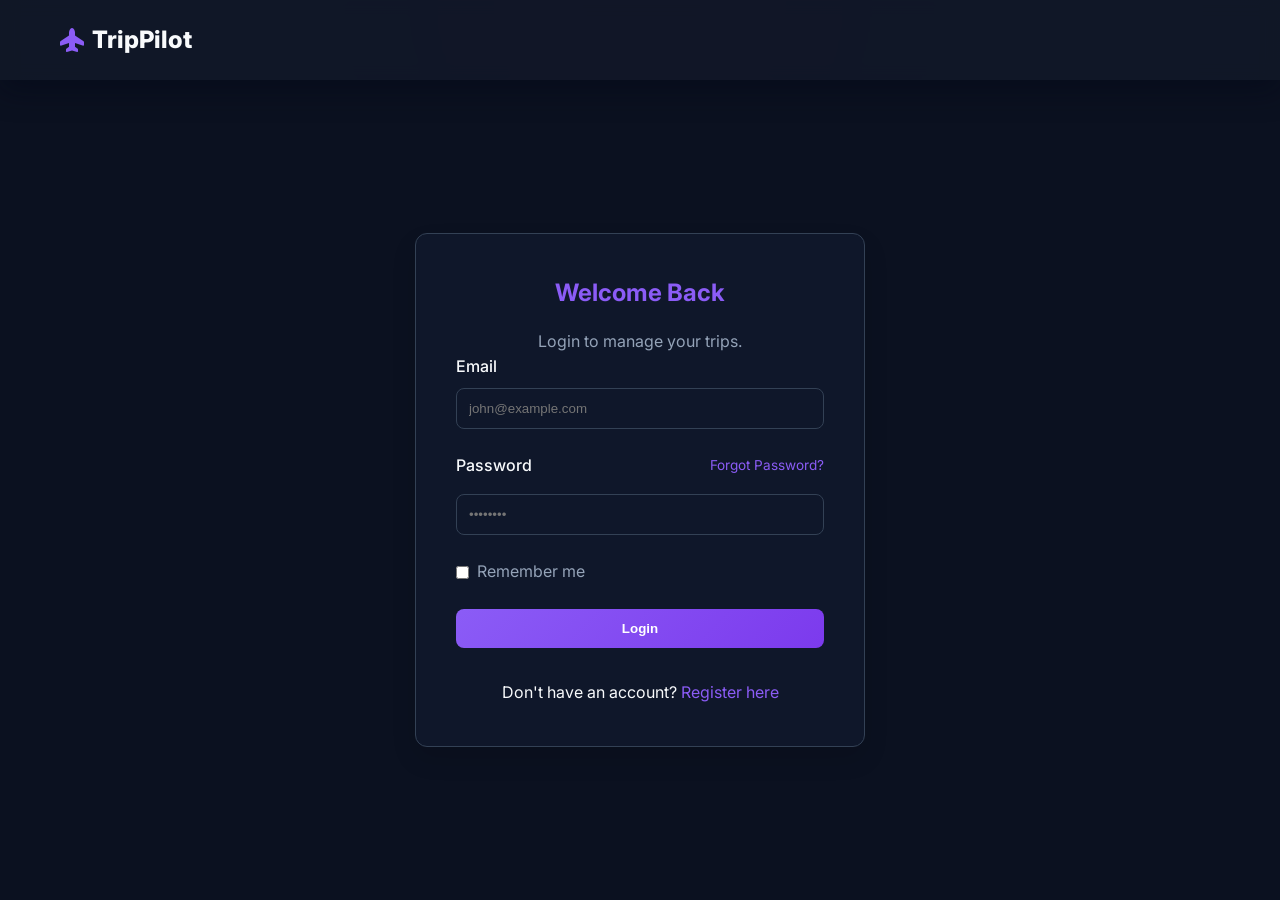
<file: web-app/budget.html>
<!DOCTYPE html>
<html lang="en">

<head>
    <meta charset="UTF-8">
    <meta name="viewport" content="width=device-width, initial-scale=1.0">
    <title>Budget Tracker - TripPilot</title>
    <link rel="stylesheet" href="css/styles.css">
    <link href="https://fonts.googleapis.com/css2?family=Inter:wght@400;500;600;700&display=swap" rel="stylesheet">
    <link rel="stylesheet" href="https://cdnjs.cloudflare.com/ajax/libs/font-awesome/6.4.0/css/all.min.css">
    <style>
        .budget-chart-container {
            background: var(--bg-card);
            padding: 2rem;
            border-radius: var(--border-radius-lg);
            box-shadow: var(--shadow-md);
            margin-bottom: 2rem;
            text-align: center;
        }

        .budget-circle {
            width: 200px;
            height: 200px;
            border-radius: 50%;
            border: 15px solid var(--border-color);
            border-top-color: var(--primary-color);
            border-right-color: var(--secondary-color);
            margin: 0 auto 1.5rem;
            display: flex;
            flex-direction: column;
            justify-content: center;
            align-items: center;
        }

        .expenses-list {
            background: var(--bg-card);
            border-radius: var(--border-radius);
            border: 1px solid var(--border-color);
            overflow: hidden;
        }

        .expense-item {
            display: flex;
            justify-content: space-between;
            align-items: center;
            padding: 1rem 1.5rem;
            border-bottom: 1px solid var(--border-color);
        }

        .expense-item:last-child {
            border-bottom: none;
        }

        .expense-icon {
            width: 40px;
            height: 40px;
            border-radius: 8px;
            display: flex;
            align-items: center;
            justify-content: center;
            font-size: 1.25rem;
        }

        .bg-flight {
            background: rgba(129, 140, 248, 0.18);
            color: #C7D2FE;
        }

        .bg-hotel {
            background: rgba(167, 139, 250, 0.2);
            color: #E9D5FF;
        }

        .bg-food {
            background: rgba(244, 114, 182, 0.18);
            color: #FBCFE8;
        }

        .bg-activity {
            background: rgba(45, 212, 191, 0.18);
            color: #99F6E4;
        }

        .bg-transport {
            background: rgba(192, 132, 252, 0.2);
            color: #E9D5FF;
        }
    </style>
</head>

<body>
    <nav class="navbar">
        <div class="container" style="padding: 0 1rem; width: 100%;">
            <a href="index.html" class="navbar-brand"><i class="fa-solid fa-plane-up"></i> TripPilot</a>
        </div>
    </nav>

    <div class="dashboard-layout">
        <aside class="sidebar">
            <div class="sidebar-menu">
                <a href="dashboard.html" class="sidebar-link"><i class="fa-solid fa-chart-line"></i> Dashboard</a>
                <a href="my-trips.html" class="sidebar-link"><i class="fa-solid fa-plane"></i> My Trips</a>
                <a href="saved-destinations.html" class="sidebar-link"><i class="fa-solid fa-heart"></i> Saved
                    Destinations</a>
                <a href="budget.html" class="sidebar-link active"><i class="fa-solid fa-wallet"></i> Budget Tracker</a>
                <a href="profile.html" class="sidebar-link"><i class="fa-solid fa-user"></i> Profile Settings</a>
                <a href="#" class="sidebar-link text-danger" id="logout-btn"
                    style="color: var(--accent-color); margin-top: auto;"><i class="fa-solid fa-right-from-bracket"></i> Logout</a>
            </div>
        </aside>

        <main class="main-content">
            <h2 class="mb-2">Budget Tracker</h2>

            <div class="form-group mb-3 d-flex gap-1" style="max-width: 400px; gap: 1rem;">
                <select class="form-control" id="trip-selector">
                    <option value="">Select a Trip</option>
                    <option value="current" selected>Summer in Paris (Active)</option>
                </select>
            </div>

            <div class="budget-chart-container">
                <div class="budget-circle">
                    <p class="text-muted" style="margin:0; font-size:0.9rem;">Total Spent</p>
                    <h2 style="margin:0; color:var(--text-main);" id="total-spent">$1,240</h2>
                    <p class="text-muted" style="margin:0; font-size:0.8rem;">of $2,500 budget</p>
                </div>
                <div class="d-flex justify-content-center" style="gap: 2rem; flex-wrap: wrap;">
                    <div><span style="color:#C7D2FE;">●</span> Flights: $450</div>
                    <div><span style="color:#E9D5FF;">●</span> Hotels: $500</div>
                    <div><span style="color:#FBCFE8;">●</span> Food: $140</div>
                    <div><span style="color:#99F6E4;">●</span> Activities: $100</div>
                    <div><span style="color:#E9D5FF;">●</span> Transport: $50</div>
                </div>
            </div>

            <div class="d-flex justify-content-between align-items-center mb-1">
                <h3>Recent Expenses</h3>
                <button class="btn btn-primary btn-sm" onclick="alert('Add Expense Modal opened')"><i
                        class="fa-solid fa-plus"></i> Add Expense</button>
            </div>

            <div class="expenses-list">
                <div class="expense-item">
                    <div class="d-flex align-items-center" style="gap: 1rem;">
                        <div class="expense-icon bg-flight"><i class="fa-solid fa-plane"></i></div>
                        <div>
                            <h4 style="margin:0;">Roundtrip Airfare</h4>
                            <p style="margin:0; font-size:0.85rem;" class="text-muted">Flights • June 15</p>
                        </div>
                    </div>
                    <h3 style="margin:0;">$450</h3>
                </div>
                <div class="expense-item">
                    <div class="d-flex align-items-center" style="gap: 1rem;">
                        <div class="expense-icon bg-hotel"><i class="fa-solid fa-bed"></i></div>
                        <div>
                            <h4 style="margin:0;">Le Meurice Hotel (3 Nights)</h4>
                            <p style="margin:0; font-size:0.85rem;" class="text-muted">Hotels • June 15</p>
                        </div>
                    </div>
                    <h3 style="margin:0;">$500</h3>
                </div>
                <div class="expense-item">
                    <div class="d-flex align-items-center" style="gap: 1rem;">
                        <div class="expense-icon bg-food"><i class="fa-solid fa-utensils"></i></div>
                        <div>
                            <h4 style="margin:0;">Dinner at Le Relais</h4>
                            <p style="margin:0; font-size:0.85rem;" class="text-muted">Food • June 16</p>
                        </div>
                    </div>
                    <h3 style="margin:0;">$85</h3>
                </div>
            </div>

        </main>
    </div>

    <script src="js/auth.js"></script>
    <script>
        document.addEventListener('DOMContentLoaded', () => {
            requireAuth();
            document.getElementById('logout-btn').addEventListener('click', (e) => { e.preventDefault(); logoutUser(); });
        });
    </script>
</body>

</html>
</file>
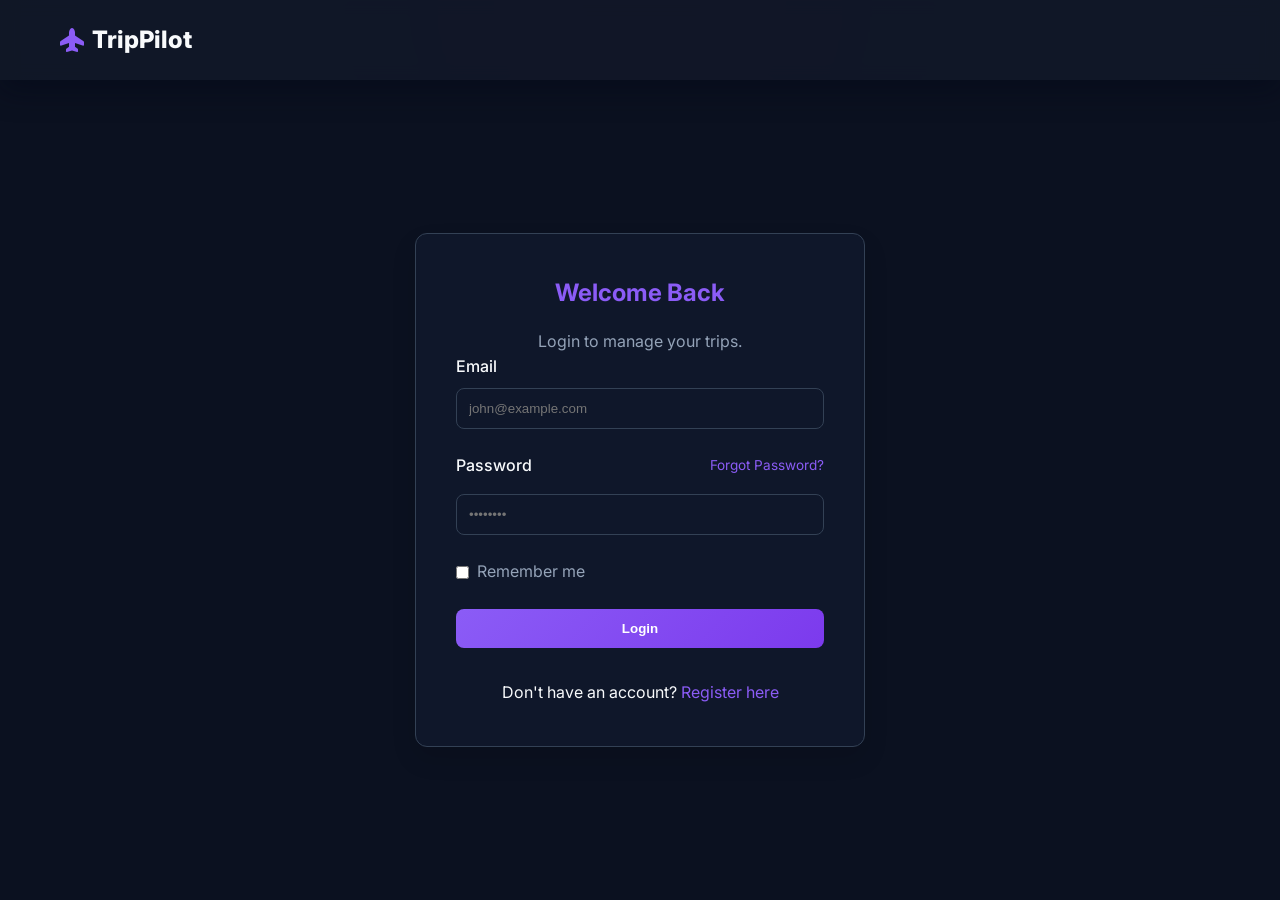
<file: web-app/create-trip.html>
<!DOCTYPE html>
<html lang="en">

<head>
    <meta charset="UTF-8">
    <meta name="viewport" content="width=device-width, initial-scale=1.0">
    <title>Plan a Trip - TripPilot</title>
    <link rel="stylesheet" href="css/styles.css">
    <link href="https://fonts.googleapis.com/css2?family=Inter:wght@400;500;600;700&display=swap" rel="stylesheet">
    <link rel="stylesheet" href="https://cdnjs.cloudflare.com/ajax/libs/font-awesome/6.4.0/css/all.min.css">

    <style>
        .planner-card {
            max-width: 800px;
            margin: 0 auto;
            background: var(--bg-card);
            padding: 2.5rem;
            border-radius: var(--border-radius-lg);
            box-shadow: var(--shadow-lg);
        }

        .form-row {
            display: grid;
            grid-template-columns: 1fr 1fr;
            gap: 1.5rem;
        }

        @media (max-width: 768px) {
            .form-row {
                grid-template-columns: 1fr;
            }
        }
    </style>
</head>

<body>
    <nav class="navbar">
        <div class="container" style="padding: 0 1rem; width: 100%;">
            <a href="index.html" class="navbar-brand"><i class="fa-solid fa-plane-up"></i> TripPilot</a>
            <div id="user-menu" style="display: flex; gap: 1rem; align-items: center;">
                <span id="user-name-display" class="font-weight-bold"></span>
            </div>
        </div>
    </nav>

    <div class="dashboard-layout">
        <aside class="sidebar">
            <div class="sidebar-menu">
                <a href="dashboard.html" class="sidebar-link"><i class="fa-solid fa-chart-line"></i> Dashboard</a>
                <a href="my-trips.html" class="sidebar-link active"><i class="fa-solid fa-plane"></i> My Trips</a>
                <a href="saved-destinations.html" class="sidebar-link"><i class="fa-solid fa-heart"></i> Saved
                    Destinations</a>
                <a href="budget.html" class="sidebar-link"><i class="fa-solid fa-wallet"></i> Budget Tracker</a>
                <a href="profile.html" class="sidebar-link"><i class="fa-solid fa-user"></i> Profile Settings</a>
                <a href="#" class="sidebar-link text-danger" id="logout-btn"
                    style="color: var(--accent-color); margin-top: auto;"><i class="fa-solid fa-right-from-bracket"></i> Logout</a>
            </div>
        </aside>

        <main class="main-content">
            <div class="planner-card">
                <h2 class="text-primary mb-1"><i class="fa-solid fa-wand-magic-sparkles"></i> AI Trip Planner</h2>
                <p class="text-muted mb-3">Fill in the details below and let our AI generate the perfect itinerary for
                    you.</p>

                <form id="create-trip-form">
                    <div class="form-group">
                        <label class="form-label">Trip Name</label>
                        <input type="text" id="trip-name" class="form-control" placeholder="e.g. Summer in Paris"
                            required>
                    </div>

                    <div class="form-group">
                        <label class="form-label">Destination</label>
                        <input type="text" id="trip-destination" class="form-control"
                            placeholder="Search city or country" required autocomplete="off">
                    </div>

                    <div class="form-row">
                        <div class="form-group">
                            <label class="form-label">Start Date</label>
                            <input type="date" id="trip-start" class="form-control" required>
                        </div>
                        <div class="form-group">
                            <label class="form-label">End Date</label>
                            <input type="date" id="trip-end" class="form-control" required>
                        </div>
                    </div>

                    <div class="form-row">
                        <div class="form-group">
                            <label class="form-label">Budget Estimation ($)</label>
                            <input type="number" id="trip-budget" class="form-control" placeholder="e.g. 2500" min="100"
                                required>
                        </div>
                        <div class="form-group">
                            <label class="form-label">Number of Travelers</label>
                            <input type="number" id="trip-travelers" class="form-control" placeholder="e.g. 2" min="1"
                                required>
                        </div>
                    </div>

                    <div class="form-group">
                        <label class="form-label">Travel Style</label>
                        <select id="trip-style" class="form-control" required>
                            <option value="budget">Budget (Hostels, street food, free sights)</option>
                            <option value="balanced" selected>Balanced (Mid-range hotels, mixed dining)</option>
                            <option value="luxury">Luxury (5-star hotels, fine dining, private tours)</option>
                            <option value="adventure">Adventure (Outdoors, hiking, extreme sports)</option>
                        </select>
                    </div>

                    <button type="submit" class="btn btn-primary btn-block btn-lg mt-2" id="generate-itinerary">
                        <i class="fa-solid fa-bolt"></i> Generate Itinerary
                    </button>
                </form>
            </div>
        </main>
    </div>

    <!-- Loading Overlay -->
    <div id="loading-overlay"
        style="display:none; position:fixed; top:0; left:0; width:100%; height:100%; background:rgba(11,17,32,0.92); z-index:9999; flex-direction:column; justify-content:center; align-items:center;">
        <i class="fa-solid fa-plane-up fa-bounce text-primary" style="font-size: 4rem; margin-bottom: 1.5rem;"></i>
        <h3 class="text-primary">AI is crafting your perfect trip...</h3>
        <p class="text-muted">Analyzing destinations, activities, and optimal routes.</p>
    </div>

    <script src="js/auth.js"></script>
    <script src="js/planner.js"></script>
    <script>
        document.addEventListener('DOMContentLoaded', () => {
            requireAuth();
            const user = getCurrentUser();
            if (user) {
                document.getElementById('user-name-display').textContent = `Hi, ${user.name.split(' ')[0]}`;
            }

            // Check for pre-filled destination from Explore page
            const pendingDest = localStorage.getItem('pendingDestination');
            if (pendingDest) {
                document.getElementById('trip-destination').value = pendingDest;
                localStorage.removeItem('pendingDestination');
            }

            document.getElementById('logout-btn').addEventListener('click', (e) => {
                e.preventDefault();
                logoutUser();
            });

            // Set minimum date to today for native date inputs
            const today = new Date().toISOString().split('T')[0];
            document.getElementById('trip-start').min = today;
            document.getElementById('trip-end').min = today;

            // Update end date min when start date changes
            document.getElementById('trip-start').addEventListener('change', function() {
                document.getElementById('trip-end').min = this.value;
            });

            // Form submit handler
            document.getElementById('create-trip-form').addEventListener('submit', (e) => {
                e.preventDefault();

                const tripData = {
                    userId: user.id,
                    id: 'trip_' + Date.now(),
                    tripName: document.getElementById('trip-name').value,
                    destination: document.getElementById('trip-destination').value,
                    startDate: document.getElementById('trip-start').value,
                    endDate: document.getElementById('trip-end').value,
                    budget: document.getElementById('trip-budget').value,
                    travelers: document.getElementById('trip-travelers').value,
                    style: document.getElementById('trip-style').value,
                    createdAt: new Date().toISOString()
                };

                // Show loading
                const overlay = document.getElementById('loading-overlay');
                overlay.style.display = 'flex';

                // Simulate AI generation delay
                setTimeout(() => {
                    // Generate activities and save trip
                    generateMockItineraryAndSave(tripData);
                    window.location.href = `itinerary.html?id=${tripData.id}`;
                }, 2000);
            });
        });
    </script>
</body>

</html>
</file>
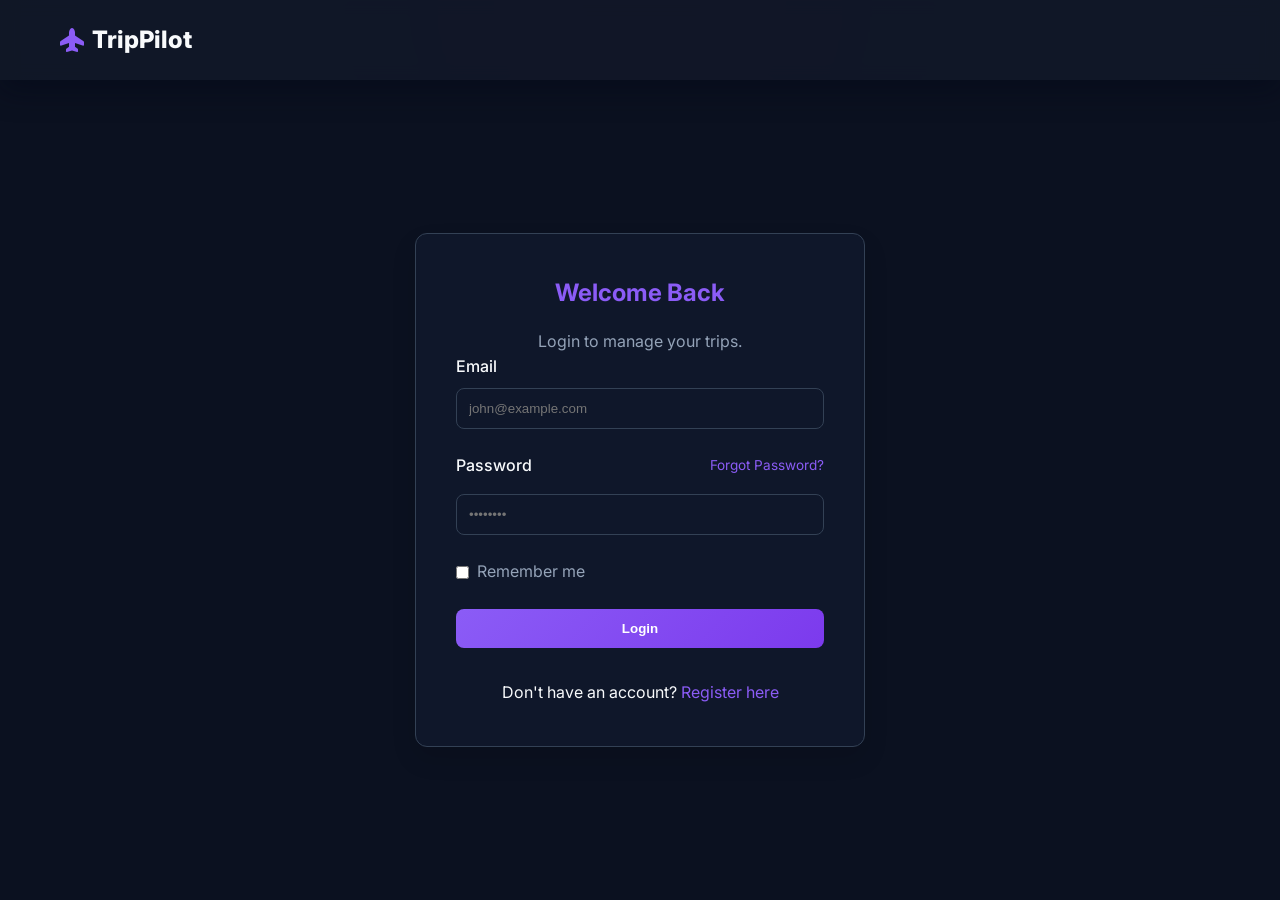
<file: web-app/dashboard.html>
<!DOCTYPE html>
<html lang="en">

<head>
    <meta charset="UTF-8">
    <meta name="viewport" content="width=device-width, initial-scale=1.0">
    <title>Dashboard - TripPilot</title>
    <link rel="stylesheet" href="css/styles.css">
    <link href="https://fonts.googleapis.com/css2?family=Inter:wght@400;500;600;700&display=swap" rel="stylesheet">
    <link rel="stylesheet" href="https://cdnjs.cloudflare.com/ajax/libs/font-awesome/6.4.0/css/all.min.css">
    <style>
        .stat-card {
            background: var(--bg-card);
            padding: 1.5rem;
            border-radius: var(--border-radius);
            border: 1px solid var(--border-color);
            display: flex;
            align-items: center;
            gap: 1rem;
        }

        .stat-icon {
            width: 50px;
            height: 50px;
            border-radius: 50%;
            display: flex;
            align-items: center;
            justify-content: center;
            font-size: 1.5rem;
            background: rgba(139, 92, 246, 0.16);
            color: var(--primary-color);
        }

        .stat-info h3 {
            font-size: 1.5rem;
            margin: 0;
        }

        .stat-info p {
            margin: 0;
            color: var(--text-muted);
            font-size: 0.875rem;
        }

        .dashboard-grid {
            display: grid;
            grid-template-columns: repeat(auto-fit, minmax(250px, 1fr));
            gap: 1.5rem;
            margin-bottom: 2rem;
        }

        .section-header {
            display: flex;
            justify-content: space-between;
            align-items: center;
            margin-bottom: 1rem;
        }
    </style>
</head>

<body>
    <nav class="navbar">
        <div class="container" style="padding: 0 1rem; width: 100%;">
            <a href="index.html" class="navbar-brand"><i class="fa-solid fa-plane-up"></i> TripPilot</a>
            <div id="user-menu" style="display: flex; gap: 1rem; align-items: center;">
                <span id="user-name-display" class="font-weight-bold"></span>
                <img src="https://ui-avatars.com/api/?name=User&background=7C3AED&color=fff" alt="Avatar"
                    id="user-avatar" style="width: 40px; height: 40px; border-radius: 50%;">
            </div>
        </div>
    </nav>

    <div class="dashboard-layout">
        <aside class="sidebar">
            <div class="sidebar-menu">
                <a href="dashboard.html" class="sidebar-link active"><i class="fa-solid fa-chart-line"></i>
                    Dashboard</a>
                <a href="my-trips.html" class="sidebar-link"><i class="fa-solid fa-plane"></i> My Trips</a>
                <a href="saved-destinations.html" class="sidebar-link"><i class="fa-solid fa-heart"></i> Saved
                    Destinations</a>
                <a href="budget.html" class="sidebar-link"><i class="fa-solid fa-wallet"></i> Budget Tracker</a>
                <a href="profile.html" class="sidebar-link"><i class="fa-solid fa-user"></i> Profile Settings</a>
                <a href="#" class="sidebar-link text-danger" id="logout-btn"
                    style="color: var(--accent-color); margin-top: auto;"><i class="fa-solid fa-right-from-bracket"></i> Logout</a>
            </div>
        </aside>

        <main class="main-content">
            <div class="section-header">
                <h2>Dashboard Overview</h2>
                <a href="create-trip.html" class="btn btn-primary" id="create-trip-btn"><i class="fa-solid fa-plus"></i>
                    Create New Trip</a>
            </div>

            <div class="dashboard-grid">
                <div class="stat-card">
                    <div class="stat-icon"><i class="fa-solid fa-map-location-dot"></i></div>
                    <div class="stat-info">
                        <h3 id="stat-upcoming">0</h3>
                        <p>Upcoming Trips</p>
                    </div>
                </div>
                <div class="stat-card">
                    <div class="stat-icon"><i class="fa-solid fa-suitcase"></i></div>
                    <div class="stat-info">
                        <h3 id="stat-past">0</h3>
                        <p>Past Trips</p>
                    </div>
                </div>
                <div class="stat-card">
                    <div class="stat-icon"><i class="fa-solid fa-heart"></i></div>
                    <div class="stat-info">
                        <h3 id="stat-saved">0</h3>
                        <p>Saved Destinations</p>
                    </div>
                </div>
                <div class="stat-card">
                    <div class="stat-icon"><i class="fa-solid fa-coins"></i></div>
                    <div class="stat-info">
                        <h3>$0</h3>
                        <p>Avg. Trip Cost</p>
                    </div>
                </div>
            </div>

            <div class="section-header mt-2">
                <h3>Upcoming Trips</h3>
                <a href="my-trips.html" class="btn btn-outline btn-sm">View All</a>
            </div>

            <div id="upcoming-trips-container" class="dashboard-grid">
                <!-- Dashboard JS will populate this -->
                <p class="text-muted w-100">No upcoming trips found. Start planning today!</p>
            </div>

            <div class="section-header mt-3">
                <h3>Recent Searches</h3>
                <a href="explore.html" class="btn btn-outline btn-sm">Explore Destinations</a>
            </div>

            <div class="dashboard-grid">
                <div class="card">
                    <img src="https://images.unsplash.com/photo-1552832230-c0197dd311b5?auto=format&fit=crop&w=800&q=80"
                        alt="Rome" class="card-img-top">
                    <div class="card-body">
                        <h4 class="card-title">Rome, Italy</h4>
                        <p class="card-text">Explored 2 days ago</p>
                    </div>
                </div>
                <div class="card">
                    <img src="https://images.unsplash.com/photo-1493976040374-85c8e12f0c0e?auto=format&fit=crop&w=800&q=80"
                        alt="Kyoto" class="card-img-top">
                    <div class="card-body">
                        <h4 class="card-title">Kyoto, Japan</h4>
                        <p class="card-text">Explored 5 days ago</p>
                    </div>
                </div>
            </div>
        </main>
    </div>

    <script src="js/auth.js"></script>
    <script src="js/dashboard.js"></script>
    <script>
        document.addEventListener('DOMContentLoaded', () => {
            requireAuth();
            const user = getCurrentUser();
            if (user) {
                document.getElementById('user-name-display').textContent = `Hi, ${user.name.split(' ')[0]}`;
                document.getElementById('user-avatar').src = `https://ui-avatars.com/api/?name=${encodeURIComponent(user.name)}&background=7C3AED&color=fff`;
            }

            document.getElementById('logout-btn').addEventListener('click', (e) => {
                e.preventDefault();
                logoutUser();
            });

            loadDashboardData();
        });
    </script>
</body>

</html>
</file>
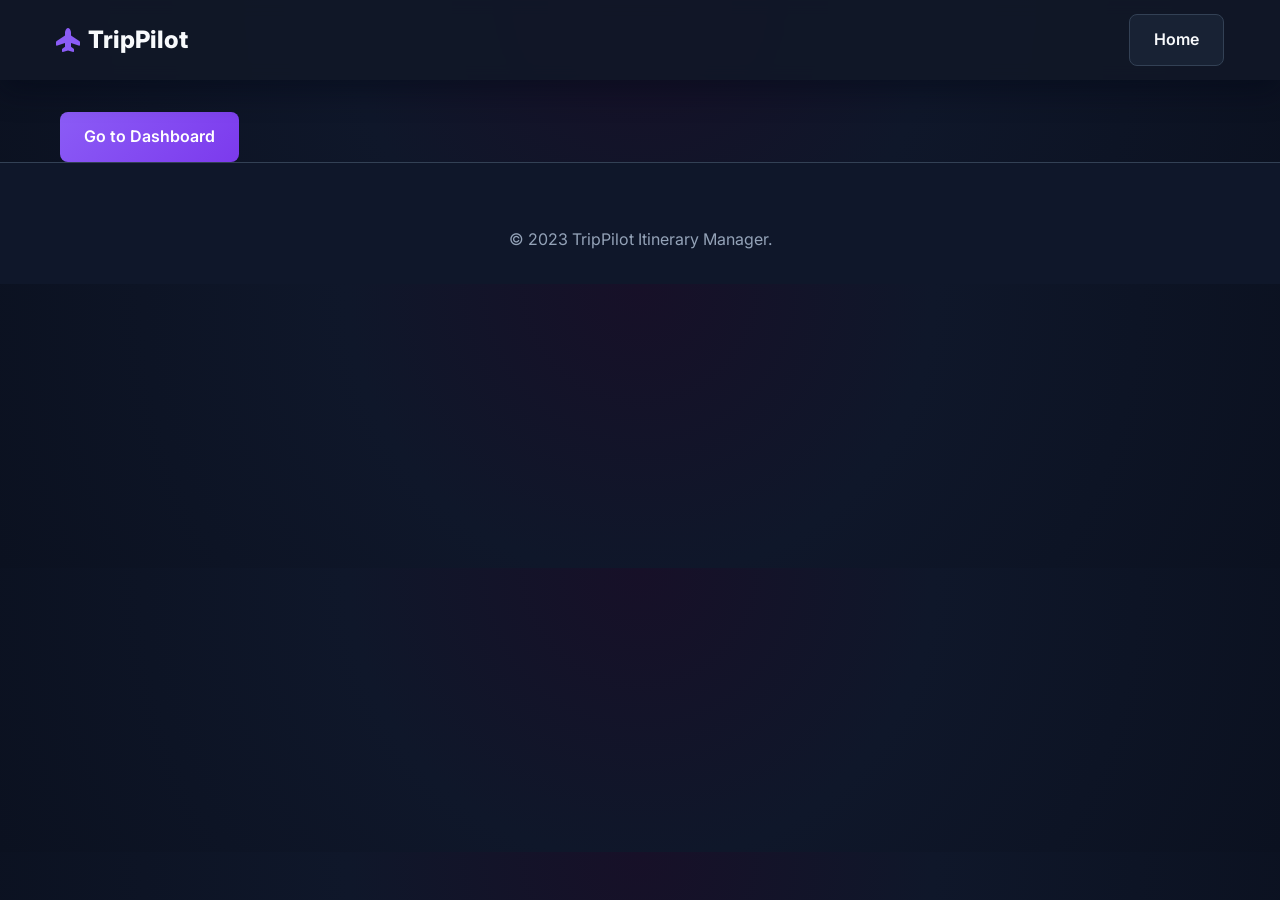
<file: web-app/itinerary.html>
<!DOCTYPE html>
<html lang="en">

<head>
    <meta charset="UTF-8">
    <meta name="viewport" content="width=device-width, initial-scale=1.0">
    <title>Your Itinerary - TripPilot</title>
    <link rel="stylesheet" href="css/styles.css">
    <link href="https://fonts.googleapis.com/css2?family=Inter:wght@400;500;600;700;800&display=swap" rel="stylesheet">
    <link rel="stylesheet" href="https://cdnjs.cloudflare.com/ajax/libs/font-awesome/6.4.0/css/all.min.css">
    <style>
        .itinerary-header {
            background: linear-gradient(rgba(15, 23, 42, 0.6), rgba(15, 23, 42, 0.8)), url('https://images.unsplash.com/photo-1436491865332-7a61a109cc05?ixlib=rb-4.0.3&auto=format&fit=crop&w=2000&q=80') center/cover;
            color: white;
            padding: 4rem 0;
            border-radius: var(--border-radius-lg);
            margin-bottom: 2rem;
        }

        .itinerary-actions {
            display: flex;
            gap: 1rem;
            margin-top: 1.5rem;
            flex-wrap: wrap;
        }

        .day-card {
            background: var(--bg-card);
            border-radius: var(--border-radius);
            border: 1px solid var(--border-color);
            margin-bottom: 1.5rem;
            overflow: hidden;
        }

        .day-header {
            background: rgba(139, 92, 246, 0.12);
            padding: 1rem 1.5rem;
            border-bottom: 1px solid var(--border-color);
            display: flex;
            justify-content: space-between;
            align-items: center;
            cursor: pointer;
        }

        .day-header h3 {
            margin: 0;
            color: var(--primary-color);
        }

        .activity-list {
            padding: 0 1.5rem;
        }

        .activity-item {
            display: flex;
            gap: 1.5rem;
            padding: 1.5rem 0;
            border-bottom: 1px solid var(--border-color);
        }

        .activity-item:last-child {
            border-bottom: none;
        }

        .activity-time {
            width: 80px;
            font-weight: 600;
            color: var(--text-muted);
            font-size: 0.9rem;
            flex-shrink: 0;
        }

        .activity-icon {
            width: 40px;
            height: 40px;
            border-radius: 50%;
            background: var(--bg-color);
            color: var(--primary-color);
            display: flex;
            align-items: center;
            justify-content: center;
            flex-shrink: 0;
        }

        .activity-details h4 {
            margin: 0 0 0.25rem 0;
        }

        .activity-details p {
            margin: 0;
            color: var(--text-muted);
            font-size: 0.95rem;
        }

        .budget-tag {
            background: rgba(167, 139, 250, 0.22);
            color: #E9D5FF;
            padding: 0.25rem 0.5rem;
            border-radius: 4px;
            font-size: 0.8rem;
            font-weight: 600;
            margin-top: 0.5rem;
            display: inline-block;
        }
    </style>
</head>

<body>
    <nav class="navbar">
        <div class="container" style="padding: 0 1rem; width: 100%;">
            <a href="index.html" class="navbar-brand"><i class="fa-solid fa-plane-up"></i> TripPilot</a>
            <div id="nav-actions">
                <!-- populated by JS -->
            </div>
        </div>
    </nav>

    <div class="container mt-2 mb-3">
        <div id="itinerary-content">
            <div class="text-center py-5">
                <i class="fa-solid fa-circle-notch fa-spin text-primary" style="font-size: 3rem;"></i>
                <h3 class="mt-1">Loading Itinerary...</h3>
            </div>
        </div>
    </div>

    <footer class="footer">
        <div class="container text-center text-muted">
            &copy; 2023 TripPilot Itinerary Manager.
        </div>
    </footer>

    <script src="js/auth.js"></script>
    <script src="js/planner.js"></script>
    <script>
        function getActivityIcon(type) {
            const icons = {
                'transport': 'fa-plane',
                'hotel': 'fa-bed',
                'explore': 'fa-map',
                'food': 'fa-utensils'
            };
            return icons[type] || 'fa-location-dot';
        }

        document.addEventListener('DOMContentLoaded', () => {
            // Setup nav
            const user = getCurrentUser();
            if (user) {
                document.getElementById('nav-actions').innerHTML = `<a href="dashboard.html" class="btn btn-outline btn-sm">Back to Dashboard</a>`;
            } else {
                document.getElementById('nav-actions').innerHTML = `<a href="index.html" class="btn btn-outline btn-sm">Home</a>`;
            }

            const urlParams = new URLSearchParams(window.location.search);
            const tripId = urlParams.get('id');
            const content = document.getElementById('itinerary-content');

            if (!tripId) {
                content.innerHTML = `<div class="alert alert-error">No trip ID provided.</div><a href="dashboard.html" class="btn btn-primary">Go to Dashboard</a>`;
                return;
            }

            const trip = getTripById(tripId);

            if (!trip) {
                content.innerHTML = `<div class="alert alert-error">Trip not found.</div><a href="dashboard.html" class="btn btn-primary">Go to Dashboard</a>`;
                return;
            }

            // Check access - only allow if logged in and owns it, or if it's "shared" (we'll just let anyone view it to act as a public link)
            // Render
            const startDate = new Date(trip.startDate).toLocaleDateString();
            const endDate = new Date(trip.endDate).toLocaleDateString();

            let html = `
        <div class="itinerary-header text-center" style="background: linear-gradient(rgba(124, 58, 237, 0.8), rgba(76, 29, 149, 0.8)), url('https://images.unsplash.com/photo-1469854523086-cc02fe5d8800?ixlib=rb-4.0.3&auto=format&fit=crop&w=2000&q=80') center/cover;">
          <div class="container">
            <h1 style="font-size: 3.5rem; margin-bottom: 0.5rem; text-shadow: 0 4px 12px rgba(0,0,0,0.3);"><i class="fa-solid fa-location-dot"></i> ${trip.tripName}</h1>
            <h3 style="font-weight: 400; color: rgba(255,255,255,0.9);">${trip.destination} • ${startDate} - ${endDate} • ${trip.travelers} Traveler(s)</h3>
            <div class="itinerary-actions justify-content-center">
              <button class="btn btn-primary" onclick="alert('PDF Export downloaded!')"><i class="fa-solid fa-file-pdf"></i> Export PDF</button>
              <button class="btn btn-secondary" onclick="alert('Link copied to clipboard!')" style="color:var(--text-main);"><i class="fa-solid fa-share-nodes"></i> Share Link</button>
              ${user && user.id === trip.userId ? '<button class="btn btn-outline" style="border-color:white; color:white;" onclick="alert(\'Edit mode activated!\')"><i class="fa-solid fa-pen"></i> Edit Itinerary</button>' : ''}
            </div>
          </div>
        </div>
      `;

            if (trip.itinerary && trip.itinerary.length > 0) {
                trip.itinerary.forEach(day => {
                    html += `
            <div class="day-card">
              <div class="day-header" onclick="this.nextElementSibling.style.display = this.nextElementSibling.style.display==='none'?'block':'none'">
                <h3>Day ${day.dayNumber} - ${new Date(day.date).toLocaleDateString('en-US', { weekday: 'long', month: 'short', day: 'numeric' })}</h3>
                <i class="fa-solid fa-chevron-down text-muted"></i>
              </div>
              <div class="activity-list">
          `;

                    day.activities.forEach(act => {
                        html += `
              <div class="activity-item">
                <div class="activity-time">${act.time}</div>
                <div class="activity-icon"><i class="fa-solid ${getActivityIcon(act.type)}"></i></div>
                <div class="activity-details">
                  <h4>${act.title}</h4>
                  <p>${act.description}</p>
                  ${act.cost > 0 ? `<div class="budget-tag"><i class="fa-solid fa-money-bill"></i> Est. $${act.cost}</div>` : ''}
                </div>
              </div>
            `;
                    });

                    html += `
              </div>
            </div>
          `;
                });
            } else {
                html += `<div class="alert alert-error">No daily plan generated yet.</div>`;
            }

            content.innerHTML = html;
        });
    </script>
</body>

</html>
</file>
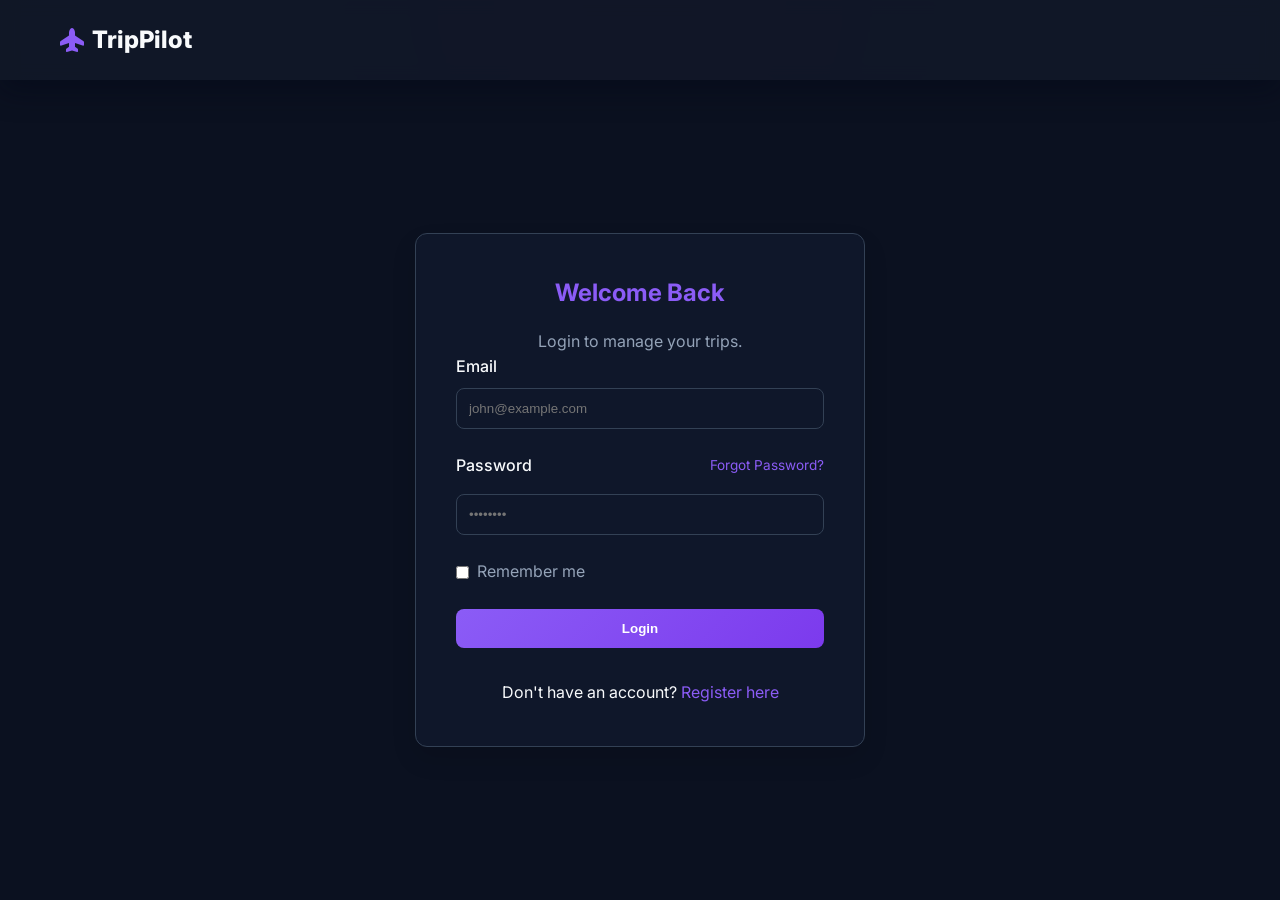
<file: web-app/login.html>
<!DOCTYPE html>
<html lang="en">

<head>
    <meta charset="UTF-8">
    <meta name="viewport" content="width=device-width, initial-scale=1.0">
    <title>Login - TripPilot</title>
    <link rel="stylesheet" href="css/styles.css">
    <link href="https://fonts.googleapis.com/css2?family=Inter:wght@400;500;600;700&display=swap" rel="stylesheet">
    <link rel="stylesheet" href="https://cdnjs.cloudflare.com/ajax/libs/font-awesome/6.4.0/css/all.min.css">
</head>

<body>
    <nav class="navbar">
        <div class="container">
            <a href="index.html" class="navbar-brand"><i class="fa-solid fa-plane-up"></i> TripPilot</a>
        </div>
    </nav>

    <div class="auth-container">
        <div class="auth-card">
            <h2 class="text-center text-primary mb-1">Welcome Back</h2>
            <p class="text-center text-muted mb-2">Login to manage your trips.</p>

            <div id="alert-box" class="alert"></div>

            <form id="login-form">
                <div class="form-group">
                    <label class="form-label">Email</label>
                    <input type="email" id="login-email" class="form-control" placeholder="john@example.com" required>
                </div>
                <div class="form-group mb-2">
                    <div class="d-flex justify-content-between align-items-center mb-1">
                        <label class="form-label" style="margin-bottom:0;">Password</label>
                        <a href="#" class="text-primary" style="font-size: 0.85rem;">Forgot Password?</a>
                    </div>
                    <input type="password" id="login-pw" class="form-control" placeholder="••••••••" required>
                </div>

                <div class="form-group d-flex align-items-center gap-2 mb-2">
                    <input type="checkbox" id="remember-me" style="margin-right: 0.5rem;">
                    <label for="remember-me" class="text-muted" style="cursor: pointer;">Remember me</label>
                </div>

                <button type="submit" class="btn btn-primary btn-block" id="login-button">Login</button>
            </form>

            <p class="text-center mt-2">Don't have an account? <a href="register.html"
                    class="text-primary font-weight-bold">Register here</a></p>
        </div>
    </div>

    <script src="js/auth.js"></script>
    <script>
        document.getElementById('login-form').addEventListener('submit', function (e) {
            e.preventDefault();
            const email = document.getElementById('login-email').value;
            const pass = document.getElementById('login-pw').value;
            const alertBox = document.getElementById('alert-box');

            const res = loginUser(email, pass);
            if (res.success) {
                alertBox.textContent = 'Login successful! Redirecting...';
                alertBox.className = 'alert alert-success';
                alertBox.style.display = 'block';
                setTimeout(() => window.location.href = 'dashboard.html', 1000);
            } else {
                alertBox.textContent = res.message;
                alertBox.className = 'alert alert-error';
                alertBox.style.display = 'block';
            }
        });
    </script>
</body>

</html>
</file>
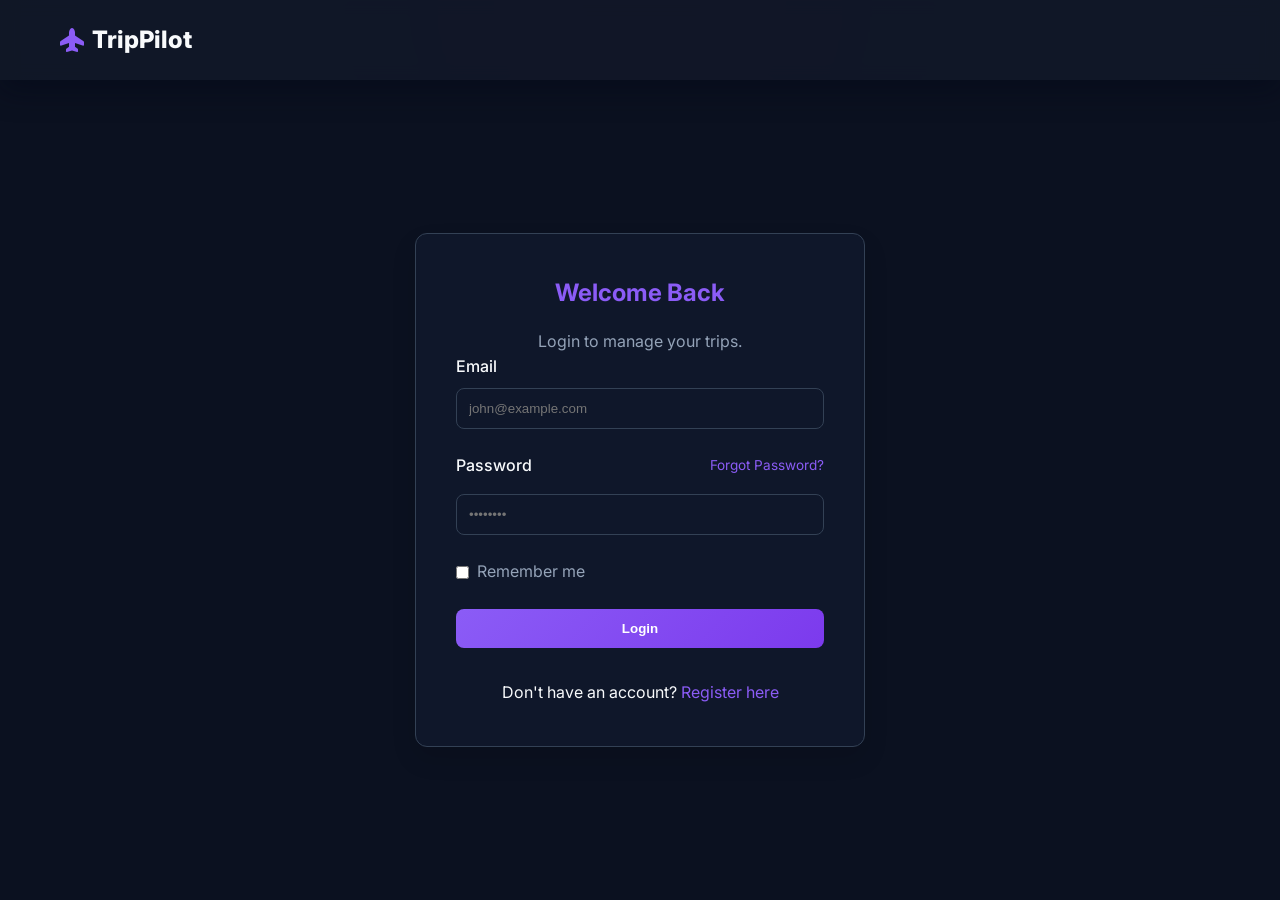
<file: web-app/my-trips.html>
<!DOCTYPE html>
<html lang="en">

<head>
    <meta charset="UTF-8">
    <meta name="viewport" content="width=device-width, initial-scale=1.0">
    <title>My Trips - TripPilot</title>
    <link rel="stylesheet" href="css/styles.css">
    <link href="https://fonts.googleapis.com/css2?family=Inter:wght@400;500;600;700&display=swap" rel="stylesheet">
    <link rel="stylesheet" href="https://cdnjs.cloudflare.com/ajax/libs/font-awesome/6.4.0/css/all.min.css">
    <style>
        .trip-list-item {
            background: var(--bg-card);
            border-radius: var(--border-radius);
            border: 1px solid var(--border-color);
            display: flex;
            overflow: hidden;
            margin-bottom: 1.5rem;
            transition: var(--transition);
        }

        .trip-list-item:hover {
            transform: translateY(-3px);
            box-shadow: var(--shadow-md);
        }

        .trip-image {
            width: 300px;
            height: 100%;
            object-fit: cover;
        }

        .trip-details {
            padding: 1.5rem;
            flex: 1;
            display: flex;
            flex-direction: column;
            justify-content: space-between;
        }

        .trip-actions {
            display: flex;
            gap: 0.5rem;
            margin-top: 1rem;
        }

        @media (max-width: 768px) {
            .trip-list-item {
                flex-direction: column;
            }

            .trip-image {
                width: 100%;
                height: 200px;
            }
        }
    </style>
</head>

<body>
    <nav class="navbar">
        <div class="container" style="padding: 0 1rem; width: 100%;">
            <a href="index.html" class="navbar-brand"><i class="fa-solid fa-plane-up"></i> TripPilot</a>
        </div>
    </nav>

    <div class="dashboard-layout">
        <aside class="sidebar">
            <div class="sidebar-menu">
                <a href="dashboard.html" class="sidebar-link"><i class="fa-solid fa-chart-line"></i> Dashboard</a>
                <a href="my-trips.html" class="sidebar-link active"><i class="fa-solid fa-plane"></i> My Trips</a>
                <a href="saved-destinations.html" class="sidebar-link"><i class="fa-solid fa-heart"></i> Saved
                    Destinations</a>
                <a href="budget.html" class="sidebar-link"><i class="fa-solid fa-wallet"></i> Budget Tracker</a>
                <a href="profile.html" class="sidebar-link"><i class="fa-solid fa-user"></i> Profile Settings</a>
                <a href="#" class="sidebar-link text-danger" id="logout-btn"
                    style="color: var(--accent-color); margin-top: auto;"><i class="fa-solid fa-right-from-bracket"></i> Logout</a>
            </div>
        </aside>

        <main class="main-content">
            <div class="d-flex justify-content-between align-items-center mb-2">
                <h2>My Trips</h2>
                <a href="create-trip.html" class="btn btn-primary"><i class="fa-solid fa-plus"></i> New Trip</a>
            </div>

            <div id="trips-container">
                <!-- populated by js -->
                <div class="text-center py-5" id="empty-state" style="display:none;">
                    <i class="fa-solid fa-suitcase-rolling text-muted mb-1" style="font-size: 3rem;"></i>
                    <h3 class="text-muted">No trips found</h3>
                    <p class="text-muted">You haven't planned any trips yet.</p>
                    <a href="create-trip.html" class="btn btn-primary mt-1">Start Planning</a>
                </div>
            </div>
        </main>
    </div>

    <script src="js/auth.js"></script>
    <script src="js/planner.js"></script>
    <script>
        document.addEventListener('DOMContentLoaded', () => {
            requireAuth();
            const user = getCurrentUser();

            document.getElementById('logout-btn').addEventListener('click', (e) => { e.preventDefault(); logoutUser(); });

            const allTrips = getTrips();
            const userTrips = allTrips.filter(t => t.userId === user.id);

            const container = document.getElementById('trips-container');
            const emptyState = document.getElementById('empty-state');

            if (userTrips.length === 0) {
                emptyState.style.display = 'block';
            } else {
                userTrips.sort((a, b) => new Date(b.startDate) - new Date(a.startDate)); // latest first

                userTrips.forEach(trip => {
                    let imgUrl = 'https://images.unsplash.com/photo-1436491865332-7a61a109cc05?auto=format&fit=crop&w=800&q=80';
                    if (trip.destination.toLowerCase().includes('paris')) imgUrl = 'https://images.unsplash.com/photo-1499856871958-5b9627545d1a?auto=format&fit=crop&w=800&q=80';
                    else if (trip.destination.toLowerCase().includes('japan') || trip.destination.toLowerCase().includes('tokyo')) imgUrl = 'https://images.unsplash.com/photo-1542051812871-34f2cb8d81c5?auto=format&fit=crop&w=800&q=80';

                    const start = new Date(trip.startDate).toLocaleDateString();
                    const end = new Date(trip.endDate).toLocaleDateString();
                    const isPast = new Date(trip.endDate) < new Date();
                    const statusBadge = isPast ? '<span class="budget-tag" style="background:rgba(148,163,184,0.18); color:#CBD5E1;">Completed</span>' : '<span class="budget-tag" style="background:rgba(139,92,246,0.22); color:#E9D5FF;">Upcoming</span>';

                    container.innerHTML += `
            <div class="trip-list-item" id="trip-card-${trip.id}">
              <img src="${imgUrl}" alt="${trip.destination}" class="trip-image">
              <div class="trip-details">
                <div>
                  <div class="d-flex justify-content-between align-items-center mb-1">
                    <h3 style="margin:0;">${trip.tripName}</h3>
                    ${statusBadge}
                  </div>
                  <p class="text-primary font-weight-bold" style="margin-bottom:0.5rem;"><i class="fa-solid fa-location-dot"></i> ${trip.destination}</p>
                  <p class="text-muted" style="margin-bottom:0.5rem;"><i class="fa-regular fa-calendar"></i> ${start} - ${end}</p>
                  <p class="text-muted"><i class="fa-solid fa-user-group"></i> ${trip.travelers} Travelers • <i class="fa-solid fa-money-bill"></i> $${trip.budget}</p>
                </div>
                
                <div class="trip-actions">
                  <a href="itinerary.html?id=${trip.id}" class="btn btn-primary btn-sm">View Itinerary</a>
                  <button class="btn btn-outline btn-sm" onclick="alert('Trip edit mode opened.')"><i class="fa-solid fa-pen"></i></button>
                  <button class="btn btn-outline btn-sm" onclick="alert('Trip duplicated successfully!')"><i class="fa-regular fa-copy"></i></button>
                  <button class="btn btn-outline btn-sm" onclick="alert('Link copied to share!')"><i class="fa-solid fa-share-nodes"></i></button>
                  <button class="btn btn-danger btn-sm" onclick="deleteTrip('${trip.id}')"><i class="fa-solid fa-trash"></i></button>
                </div>
              </div>
            </div>
          `;
                });
            }
        });

        function deleteTrip(tripId) {
            if (confirm('Are you sure you want to delete this trip?')) {
                let allTrips = JSON.parse(localStorage.getItem('tripPilot_trips')) || [];
                allTrips = allTrips.filter(t => t.id !== tripId);
                localStorage.setItem('tripPilot_trips', JSON.stringify(allTrips));
                document.getElementById('trip-card-' + tripId).remove();

                const user = getCurrentUser();
                const userTrips = allTrips.filter(t => t.userId === user.id);
                if (userTrips.length === 0) {
                    document.getElementById('empty-state').style.display = 'block';
                }
            }
        }
    </script>
</body>

</html>
</file>
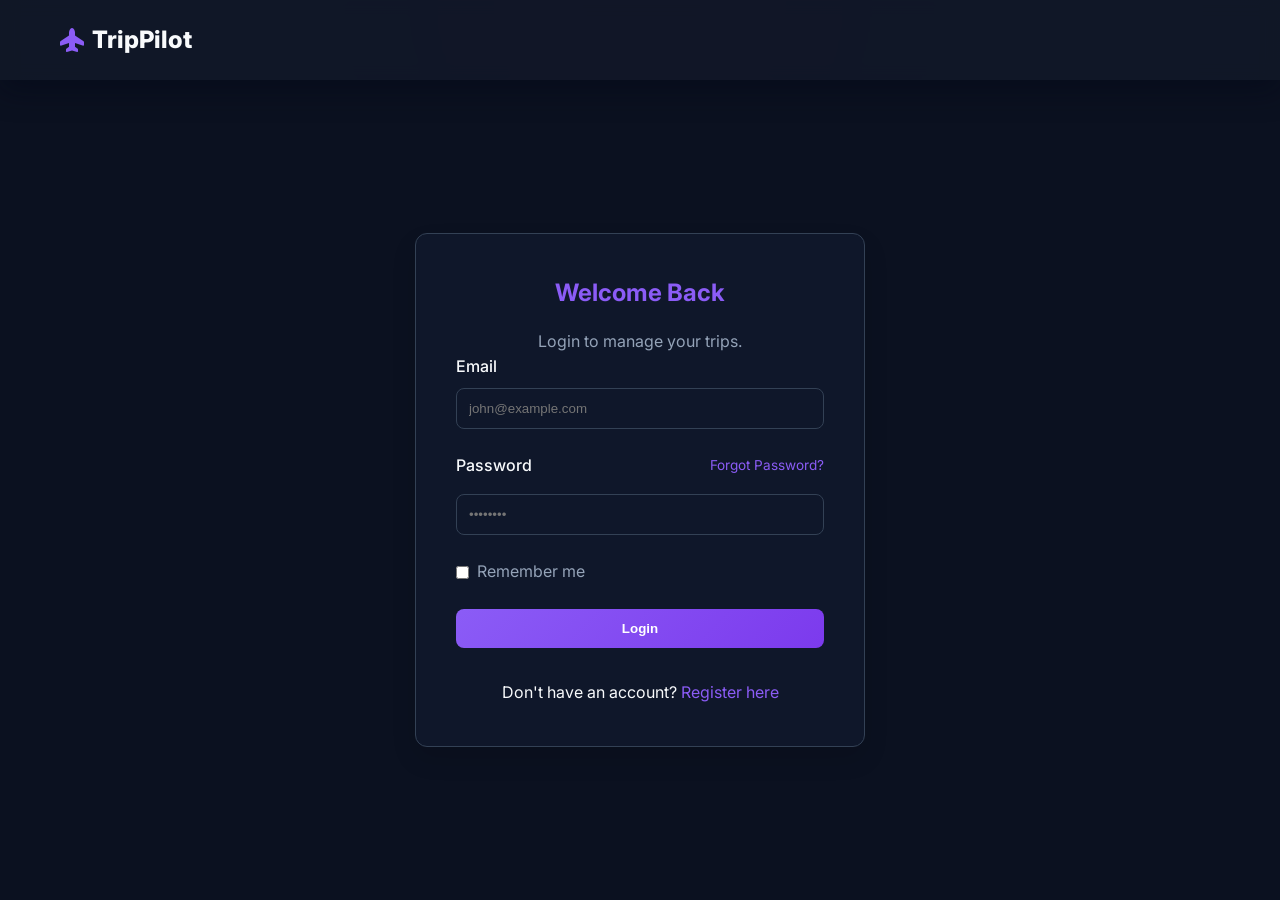
<file: web-app/profile.html>
<!DOCTYPE html>
<html lang="en">

<head>
    <meta charset="UTF-8">
    <meta name="viewport" content="width=device-width, initial-scale=1.0">
    <title>Profile Settings - TripPilot</title>
    <link rel="stylesheet" href="css/styles.css">
    <link href="https://fonts.googleapis.com/css2?family=Inter:wght@400;500;600;700&display=swap" rel="stylesheet">
    <link rel="stylesheet" href="https://cdnjs.cloudflare.com/ajax/libs/font-awesome/6.4.0/css/all.min.css">
    <style>
        .profile-header {
            background: var(--bg-card);
            padding: 2rem;
            border-radius: var(--border-radius-lg);
            display: flex;
            align-items: center;
            gap: 2rem;
            border: 1px solid var(--border-color);
            margin-bottom: 2rem;
        }

        .profile-avatar {
            width: 100px;
            height: 100px;
            border-radius: 50%;
            object-fit: cover;
        }

        .card-settings {
            padding: 2rem;
            background: var(--bg-card);
            border-radius: var(--border-radius-lg);
            border: 1px solid var(--border-color);
            margin-bottom: 2rem;
        }
    </style>
</head>

<body>
    <nav class="navbar">
        <div class="container" style="padding: 0 1rem; width: 100%;">
            <a href="index.html" class="navbar-brand"><i class="fa-solid fa-plane-up"></i> TripPilot</a>
        </div>
    </nav>

    <div class="dashboard-layout">
        <aside class="sidebar">
            <div class="sidebar-menu">
                <a href="dashboard.html" class="sidebar-link"><i class="fa-solid fa-chart-line"></i> Dashboard</a>
                <a href="my-trips.html" class="sidebar-link"><i class="fa-solid fa-plane"></i> My Trips</a>
                <a href="saved-destinations.html" class="sidebar-link"><i class="fa-solid fa-heart"></i> Saved
                    Destinations</a>
                <a href="budget.html" class="sidebar-link"><i class="fa-solid fa-wallet"></i> Budget Tracker</a>
                <a href="profile.html" class="sidebar-link active"><i class="fa-solid fa-user"></i> Profile Settings</a>
                <a href="#" class="sidebar-link text-danger" id="logout-btn"
                    style="color: var(--accent-color); margin-top: auto;"><i class="fa-solid fa-right-from-bracket"></i> Logout</a>
            </div>
        </aside>

        <main class="main-content">
            <h2 class="mb-2">Profile Settings</h2>

            <div class="profile-header">
                <img src="https://ui-avatars.com/api/?name=User&background=7C3AED&color=fff&size=128" alt="Profile"
                    id="profile-img" class="profile-avatar">
                <div>
                    <h3 id="profile-name">User Name</h3>
                    <p class="text-muted" id="profile-email" style="margin-bottom: 0.5rem;">user@example.com</p>
                    <button class="btn btn-outline btn-sm">Change Picture</button>
                </div>
            </div>

            <div class="card-settings">
                <h3 class="mb-1">Personal Details</h3>
                <form onsubmit="event.preventDefault(); alert('Profile updated!');">
                    <div class="d-flex" style="gap: 1.5rem; flex-wrap: wrap;">
                        <div class="form-group" style="flex:1; min-width: 250px;">
                            <label class="form-label">Full Name</label>
                            <input type="text" class="form-control" id="form-name">
                        </div>
                        <div class="form-group" style="flex:1; min-width: 250px;">
                            <label class="form-label">Email Address</label>
                            <input type="email" class="form-control" id="form-email" readonly>
                        </div>
                    </div>
                    <button class="btn btn-primary" type="submit">Save Changes</button>
                </form>
            </div>

            <div class="card-settings">
                <h3 class="mb-1">Travel Preferences</h3>
                <form onsubmit="event.preventDefault(); alert('Preferences updated!');">
                    <div class="form-group">
                        <label class="form-label">Preferred Destinations (e.g. Beaches, Cities, Mountains)</label>
                        <input type="text" class="form-control" value="Cities, Historical Sites">
                    </div>
                    <div class="d-flex" style="gap: 1.5rem; flex-wrap: wrap;">
                        <div class="form-group" style="flex:1; min-width: 250px;">
                            <label class="form-label">Default Travel Style</label>
                            <select class="form-control">
                                <option value="budget">Budget</option>
                                <option value="balanced" selected>Balanced</option>
                                <option value="luxury">Luxury</option>
                                <option value="adventure">Adventure</option>
                            </select>
                        </div>
                        <div class="form-group" style="flex:1; min-width: 250px;">
                            <label class="form-label">Typical Budget Range ($)</label>
                            <select class="form-control">
                                <option value="low">Under $1,000</option>
                                <option value="mid" selected>$1,000 - $3,000</option>
                                <option value="high">Over $3,000</option>
                            </select>
                        </div>
                    </div>
                    <button class="btn btn-primary" type="submit">Update Preferences</button>
                </form>
            </div>

        </main>
    </div>

    <script src="js/auth.js"></script>
    <script>
        document.addEventListener('DOMContentLoaded', () => {
            requireAuth();
            const user = getCurrentUser();
            if (user) {
                document.getElementById('profile-name').textContent = user.name;
                document.getElementById('profile-email').textContent = user.email;
                document.getElementById('form-name').value = user.name;
                document.getElementById('form-email').value = user.email;
                document.getElementById('profile-img').src = `https://ui-avatars.com/api/?name=${encodeURIComponent(user.name)}&background=7C3AED&color=fff&size=128`;
            }

            document.getElementById('logout-btn').addEventListener('click', (e) => { e.preventDefault(); logoutUser(); });
        });
    </script>
</body>

</html>
</file>
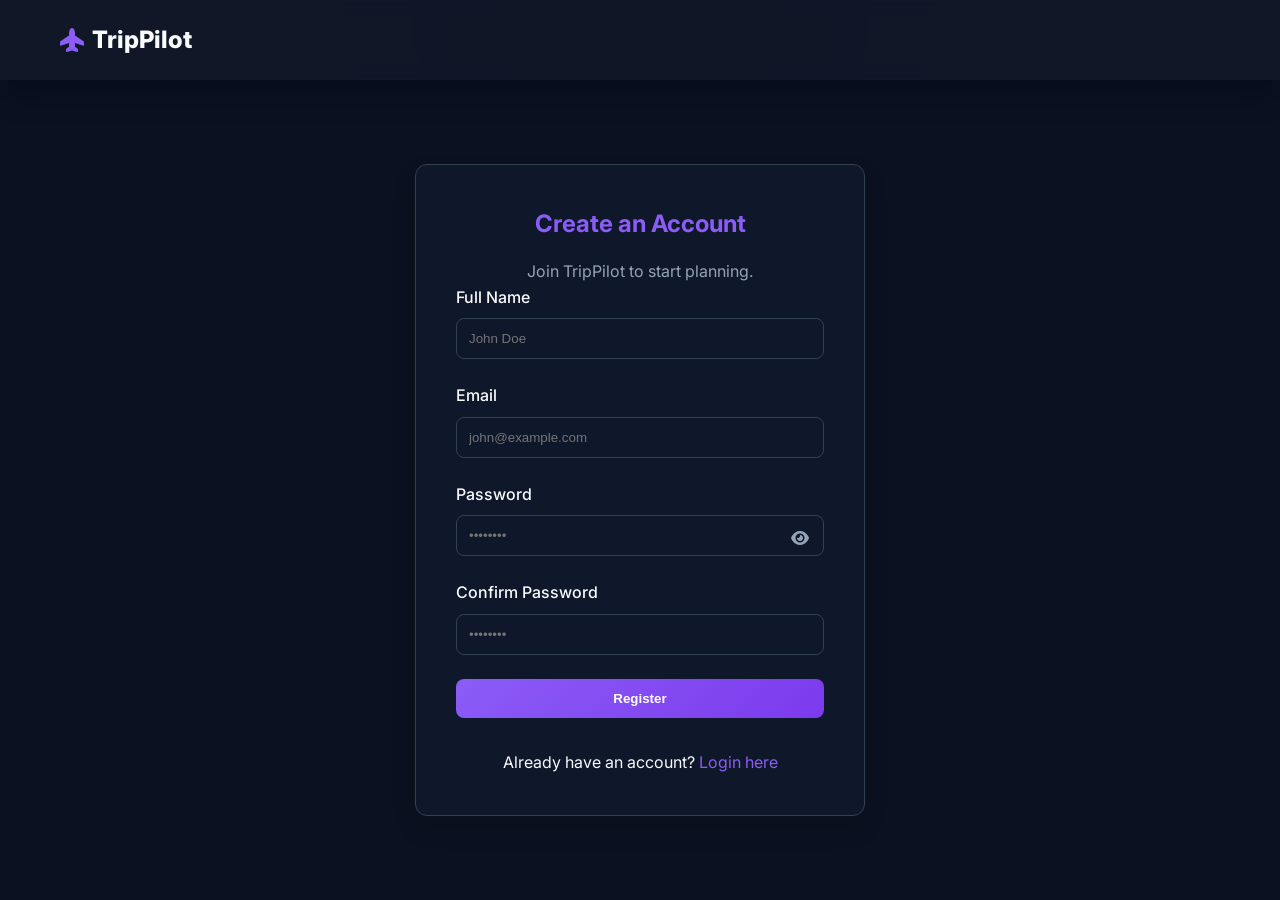
<file: web-app/register.html>
<!DOCTYPE html>
<html lang="en">

<head>
    <meta charset="UTF-8">
    <meta name="viewport" content="width=device-width, initial-scale=1.0">
    <title>Register - TripPilot</title>
    <link rel="stylesheet" href="css/styles.css">
    <link href="https://fonts.googleapis.com/css2?family=Inter:wght@400;500;600;700&display=swap" rel="stylesheet">
    <link rel="stylesheet" href="https://cdnjs.cloudflare.com/ajax/libs/font-awesome/6.4.0/css/all.min.css">
</head>

<body>
    <nav class="navbar">
        <div class="container">
            <a href="index.html" class="navbar-brand"><i class="fa-solid fa-plane-up"></i> TripPilot</a>
        </div>
    </nav>

    <div class="auth-container">
        <div class="auth-card">
            <h2 class="text-center text-primary mb-1">Create an Account</h2>
            <p class="text-center text-muted mb-2">Join TripPilot to start planning.</p>

            <div id="alert-box" class="alert"></div>

            <form id="register-form">
                <div class="form-group">
                    <label class="form-label">Full Name</label>
                    <input type="text" id="reg-name" class="form-control" placeholder="John Doe" required>
                </div>
                <div class="form-group">
                    <label class="form-label">Email</label>
                    <input type="email" id="reg-email" class="form-control" placeholder="john@example.com" required>
                </div>
                <div class="form-group">
                    <label class="form-label">Password</label>
                    <div style="position: relative;">
                        <input type="password" id="reg-password" class="form-control" placeholder="••••••••" required>
                        <i class="fa-solid fa-eye" id="toggle-pw"
                            style="position: absolute; right: 15px; top: 15px; cursor: pointer; color: var(--text-muted)"></i>
                    </div>
                </div>
                <div class="form-group mb-2">
                    <label class="form-label">Confirm Password</label>
                    <input type="password" id="reg-confirm" class="form-control" placeholder="••••••••" required>
                </div>

                <button type="submit" class="btn btn-primary btn-block">Register</button>
            </form>

            <p class="text-center mt-2">Already have an account? <a href="login.html"
                    class="text-primary font-weight-bold">Login here</a></p>
        </div>
    </div>

    <script src="js/auth.js"></script>
    <script>
        document.getElementById('toggle-pw').addEventListener('click', function () {
            const pwField = document.getElementById('reg-password');
            if (pwField.type === 'password') {
                pwField.type = 'text';
                this.classList.remove('fa-eye');
                this.classList.add('fa-eye-slash');
            } else {
                pwField.type = 'password';
                this.classList.remove('fa-eye-slash');
                this.classList.add('fa-eye');
            }
        });

        document.getElementById('register-form').addEventListener('submit', function (e) {
            e.preventDefault();
            const name = document.getElementById('reg-name').value;
            const email = document.getElementById('reg-email').value;
            const pass = document.getElementById('reg-password').value;
            const confirm = document.getElementById('reg-confirm').value;
            const alertBox = document.getElementById('alert-box');

            if (pass !== confirm) {
                alertBox.textContent = 'Passwords do not match!';
                alertBox.className = 'alert alert-error';
                alertBox.style.display = 'block';
                return;
            }

            if (pass.length < 6) {
                alertBox.textContent = 'Password must be at least 6 characters.';
                alertBox.className = 'alert alert-error';
                alertBox.style.display = 'block';
                return;
            }

            const res = registerUser(name, email, pass);
            if (res.success) {
                alertBox.textContent = res.message + " Redirecting to login...";
                alertBox.className = 'alert alert-success';
                alertBox.style.display = 'block';
                setTimeout(() => window.location.href = 'login.html', 1500);
            } else {
                alertBox.textContent = res.message;
                alertBox.className = 'alert alert-error';
                alertBox.style.display = 'block';
            }
        });
    </script>
</body>

</html>
</file>
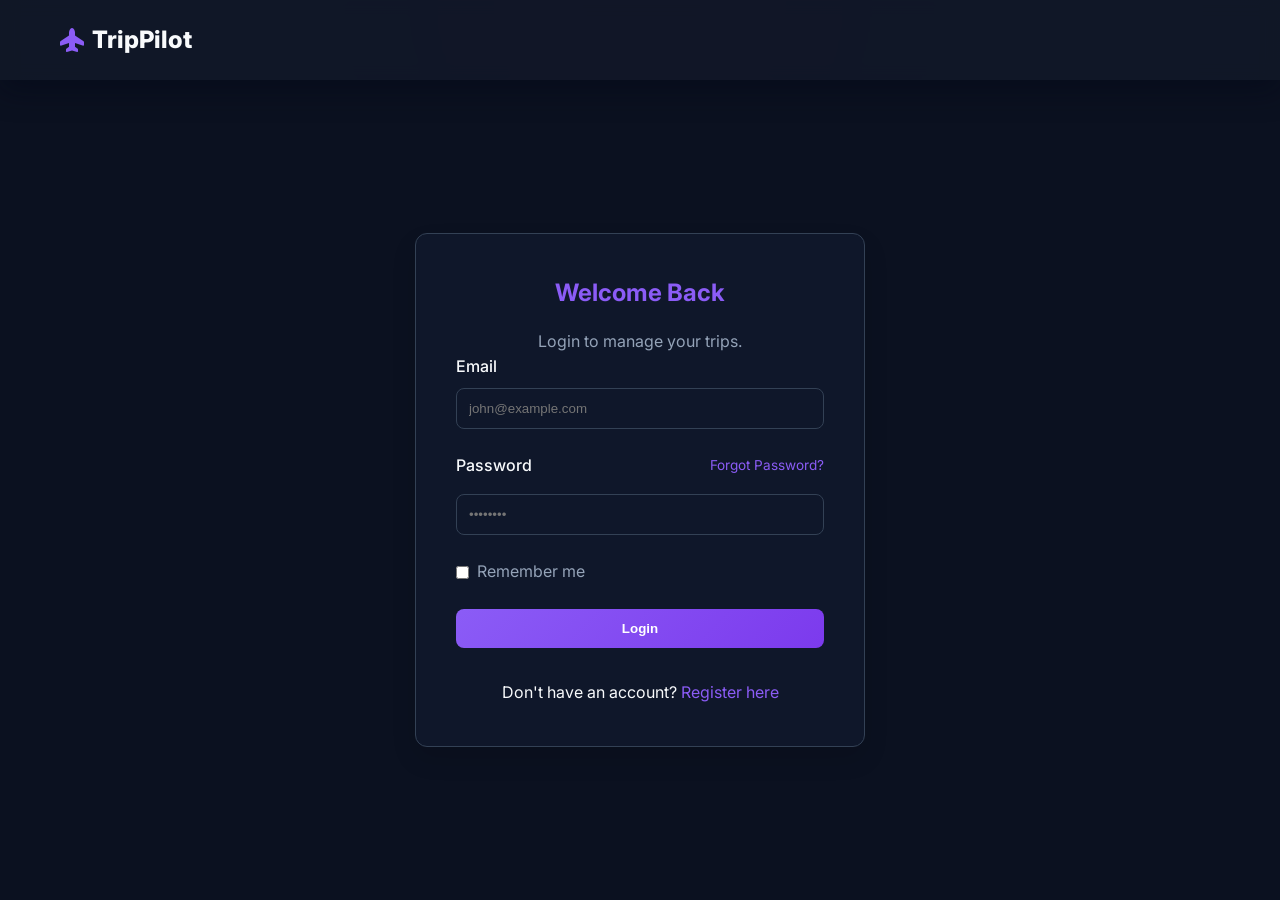
<file: web-app/saved-destinations.html>
<!DOCTYPE html>
<html lang="en">

<head>
    <meta charset="UTF-8">
    <meta name="viewport" content="width=device-width, initial-scale=1.0">
    <title>Saved Destinations - TripPilot</title>
    <link rel="stylesheet" href="css/styles.css">
    <link href="https://fonts.googleapis.com/css2?family=Inter:wght@400;500;600;700&display=swap" rel="stylesheet">
    <link rel="stylesheet" href="https://cdnjs.cloudflare.com/ajax/libs/font-awesome/6.4.0/css/all.min.css">
    <style>
        .dest-grid {
            display: grid;
            grid-template-columns: repeat(auto-fill, minmax(300px, 1fr));
            gap: 2rem;
        }

        .dest-card {
            border: none;
        }

        .dest-card .card-img-top {
            height: 250px;
        }

        .dest-meta {
            display: flex;
            flex-direction: column;
            gap: 0.75rem;
            margin-top: 1rem;
            padding-top: 1rem;
            border-top: 1px solid var(--border-color);
            font-size: 0.9rem;
            font-weight: 500;
        }

        .dest-meta-item {
            display: flex;
            align-items: center;
            gap: 0.5rem;
        }

        .popularity {
            color: #A78BFA;
        }
    </style>
</head>

<body>
    <nav class="navbar">
        <div class="container" style="padding: 0 1rem; width: 100%;">
            <a href="index.html" class="navbar-brand"><i class="fa-solid fa-plane-up"></i> TripPilot</a>
            <div id="user-menu" style="display: flex; gap: 1rem; align-items: center;">
                <span id="user-name-display" class="font-weight-bold"></span>
                <img src="https://ui-avatars.com/api/?name=User&background=7C3AED&color=fff" alt="Avatar"
                    id="user-avatar" style="width: 40px; height: 40px; border-radius: 50%;">
            </div>
        </div>
    </nav>

    <div class="dashboard-layout">
        <aside class="sidebar">
            <div class="sidebar-menu">
                <a href="dashboard.html" class="sidebar-link"><i class="fa-solid fa-chart-line"></i>
                    Dashboard</a>
                <a href="my-trips.html" class="sidebar-link"><i class="fa-solid fa-plane"></i> My Trips</a>
                <a href="saved-destinations.html" class="sidebar-link active"><i class="fa-solid fa-heart"></i> Saved
                    Destinations</a>
                <a href="budget.html" class="sidebar-link"><i class="fa-solid fa-wallet"></i> Budget Tracker</a>
                <a href="profile.html" class="sidebar-link"><i class="fa-solid fa-user"></i> Profile Settings</a>
                <a href="#" class="sidebar-link text-danger" id="logout-btn"
                    style="color: var(--accent-color); margin-top: auto;"><i class="fa-solid fa-right-from-bracket"></i> Logout</a>
            </div>
        </aside>

        <main class="main-content">
            <div class="section-header"
                style="display: flex; justify-content: space-between; align-items: center; margin-bottom: 2rem;">
                <h2>Saved Destinations</h2>
                <a href="explore.html" class="btn btn-outline"><i class="fa-solid fa-magnifying-glass"></i> Explore
                    More</a>
            </div>

            <div id="saved-destinations-container" class="dest-grid">
                <!-- JS will populate this -->
            </div>
        </main>
    </div>

    <script src="js/auth.js"></script>
    <script src="js/saved-destinations.js"></script>
    <script>
        document.addEventListener('DOMContentLoaded', () => {
            requireAuth();
            const user = getCurrentUser();
            if (user) {
                document.getElementById('user-name-display').textContent = `Hi, ${user.name.split(' ')[0]}`;
                document.getElementById('user-avatar').src = `https://ui-avatars.com/api/?name=${encodeURIComponent(user.name)}&background=7C3AED&color=fff`;
            }

            document.getElementById('logout-btn').addEventListener('click', (e) => {
                e.preventDefault();
                logoutUser();
            });
        });
    </script>
</body>

</html>
</file>
<file: web-app/css/styles.css>
/* css/styles.css */
:root {
    --primary-color: #8B5CF6;
    --secondary-color: #A78BFA;
    --accent-color: #8B5CF6;
    --bg-color: #0B1120;
    --bg-card: #0F172A;
    --text-main: #F8FAFC;
    --text-muted: #94A3B8;
    --border-color: #334155;
    --gradient-primary: linear-gradient(135deg, #8B5CF6, #7C3AED);
    --gradient-accent: linear-gradient(135deg, #A78BFA, #8B5CF6);
    --font-family: 'Inter', sans-serif;
    --border-radius: 12px;
    --transition: all 0.3s ease;
}

[data-theme="dark"] {
    --bg-color: #0F172A;
    --bg-card: #1E293B;
    --text-main: #F8FAFC;
    --text-muted: #94A3B8;
    --border-color: #334155;
}

* {
    margin: 0;
    padding: 0;
    box-sizing: border-box;
}

body {
    font-family: var(--font-family);
    background: radial-gradient(circle at top, #171028 0%, #0F172A 42%, #0B1120 100%);
    color: var(--text-main);
    transition: var(--transition);
    line-height: 1.6;
}

a {
    text-decoration: none;
    color: inherit;
}

ul {
    list-style: none;
}

.container {
    width: 100%;
    max-width: 1200px;
    margin: 0 auto;
    padding: 0 20px;
}

.text-center {
    text-align: center;
}

.mt-1 {
    margin-top: 1rem;
}

.mt-2 {
    margin-top: 2rem;
}

.mb-1 {
    margin-bottom: 1rem;
}

.py-5 {
    padding: 5rem 0;
}

.d-flex {
    display: flex;
}

.justify-content-between {
    justify-content: space-between;
}

.align-items-center {
    align-items: center;
}

.text-primary {
    color: var(--primary-color);
}

.text-muted {
    color: var(--text-muted);
}

/* Buttons */
.btn {
    display: inline-block;
    padding: 0.75rem 1.5rem;
    border-radius: 8px;
    font-weight: 600;
    cursor: pointer;
    border: none;
    transition: var(--transition);
    text-align: center;
}

.btn-primary {
    background: var(--gradient-primary);
    color: white;
}

.btn-primary:hover {
    transform: translateY(-2px);
    box-shadow: 0 12px 28px rgba(124, 58, 237, 0.35);
    color: white;
}

.btn-secondary {
    background: var(--bg-card);
    color: var(--text-main);
    border: 1px solid var(--border-color);
}

.btn-accent {
    background: var(--gradient-accent);
    color: white;
}

.btn-outline {
    background: #182234;
    border: 1px solid var(--border-color);
    color: var(--text-main);
}

.btn-outline:hover {
    background: #23314a;
    border-color: var(--accent-color);
    color: #F1F5F9;
}

.btn-danger {
    background: #ef4444;
    color: white;
}

.btn-block {
    display: block;
    width: 100%;
}

/* Forms */
.form-group {
    margin-bottom: 1.5rem;
}

.form-label {
    display: block;
    margin-bottom: 0.5rem;
    font-weight: 500;
}

.form-control {
    width: 100%;
    padding: 0.75rem;
    border: 1px solid var(--border-color);
    border-radius: 8px;
    background: var(--bg-card);
    color: var(--text-main);
}

.form-control:focus {
    outline: none;
    border-color: var(--primary-color);
}

/* Cards */
.card {
    background: var(--bg-card);
    border-radius: var(--border-radius);
    border: 1px solid var(--border-color);
    overflow: hidden;
    transition: var(--transition);
}

.card-img-top {
    width: 100%;
    height: 200px;
    object-fit: cover;
}

.card:hover {
    transform: translateY(-5px);
    box-shadow: 0 4px 12px rgba(0, 0, 0, 0.08);
}

.card-body {
    padding: 1.5rem;
}

.card-title {
    font-size: 1.25rem;
    margin-bottom: 0.5rem;
}

/* Navbar */
.navbar {
    background: rgba(17, 24, 39, 0.9);
    position: sticky;
    top: 0;
    z-index: 1000;
    box-shadow: 0 10px 30px rgba(2, 6, 23, 0.45);
    backdrop-filter: blur(8px);
}

.navbar .container {
    display: flex;
    justify-content: space-between;
    align-items: center;
    height: 80px;
}

.navbar-brand {
    font-size: 1.5rem;
    font-weight: 800;
    color: var(--text-main);
    display: flex;
    align-items: center;
    gap: 0.5rem;
}

.navbar-brand i {
    color: var(--accent-color);
}

.nav-link {
    color: var(--text-muted);
}

.nav-link:hover {
    color: var(--accent-color);
}

.navbar-nav {
    display: flex;
    gap: 2rem;
    align-items: center;
}

.navbar-toggle {
    display: none;
    background: none;
    border: none;
    font-size: 1.5rem;
    cursor: pointer;
    color: var(--text-main);
}

/* Dashboard Layout */
.dashboard-layout {
    display: flex;
    min-height: calc(100vh - 80px);
}

.sidebar {
    width: 250px;
    background: var(--bg-card);
    border-right: 1px solid var(--border-color);
    padding: 2rem 0;
    display: flex;
    flex-direction: column;
    gap: 0.5rem;
}

.sidebar-link {
    padding: 0.75rem 1.5rem;
    display: flex;
    align-items: center;
    gap: 1rem;
    color: var(--text-main);
    font-weight: 500;
}

.sidebar-link:hover,
.sidebar-link.active {
    background: rgba(139, 92, 246, 0.14);
    color: var(--primary-color);
    border-left: 3px solid var(--primary-color);
}

.main-content {
    flex: 1;
    padding: 2rem;
    background: var(--bg-color);
}

/* Footer */
.footer {
    background: var(--bg-card);
    margin-top: auto;
    padding: 4rem 0 2rem;
    border-top: 1px solid var(--border-color);
}

.footer-grid {
    display: grid;
    grid-template-columns: repeat(auto-fit, minmax(200px, 1fr));
    gap: 2rem;
    margin-bottom: 2rem;
}

@media (max-width: 768px) {
    .navbar-nav {
        display: none;
    }

    .navbar-toggle {
        display: block;
    }

    .dashboard-layout {
        flex-direction: column;
    }

    .sidebar {
        width: 100%;
        flex-direction: row;
        overflow-x: auto;
        border-right: none;
        padding: 1rem 0;
    }

    .sidebar-link {
        white-space: nowrap;
        border-left: none;
    }
}

.alert {
    padding: 1rem;
    border-radius: 8px;
    margin-bottom: 1.5rem;
    display: none;
}

.alert-success {
    background: rgba(16, 185, 129, 0.18);
    color: #A7F3D0;
}

.alert-error {
    background: rgba(239, 68, 68, 0.18);
    color: #FCA5A5;
}

/* Auth Container */
.auth-container {
    min-height: calc(100vh - 80px);
    display: flex;
    align-items: center;
    justify-content: center;
    padding: 2rem;
    background: var(--bg-color);
}

.auth-card {
    width: 100%;
    max-width: 450px;
    background: var(--bg-card);
    padding: 2.5rem;
    border-radius: var(--border-radius);
    box-shadow: 0 12px 24px rgba(0, 0, 0, 0.12);
    border: 1px solid var(--border-color);
}

/* Save Button Styles */
.save-btn {
    position: absolute;
    top: 1rem;
    right: 1rem;
    background: white;
    width: 36px;
    height: 36px;
    border-radius: 50%;
    display: flex;
    align-items: center;
    justify-content: center;
    cursor: pointer;
    box-shadow: 0 2px 8px rgba(0, 0, 0, 0.1);
    color: var(--text-muted);
    transition: var(--transition);
    z-index: 10;
    border: none;
}

.save-btn:hover {
    transform: scale(1.1);
}

.save-btn.active {
    color: #ef4444;
}

.img-container {
    position: relative;
}
</file>
